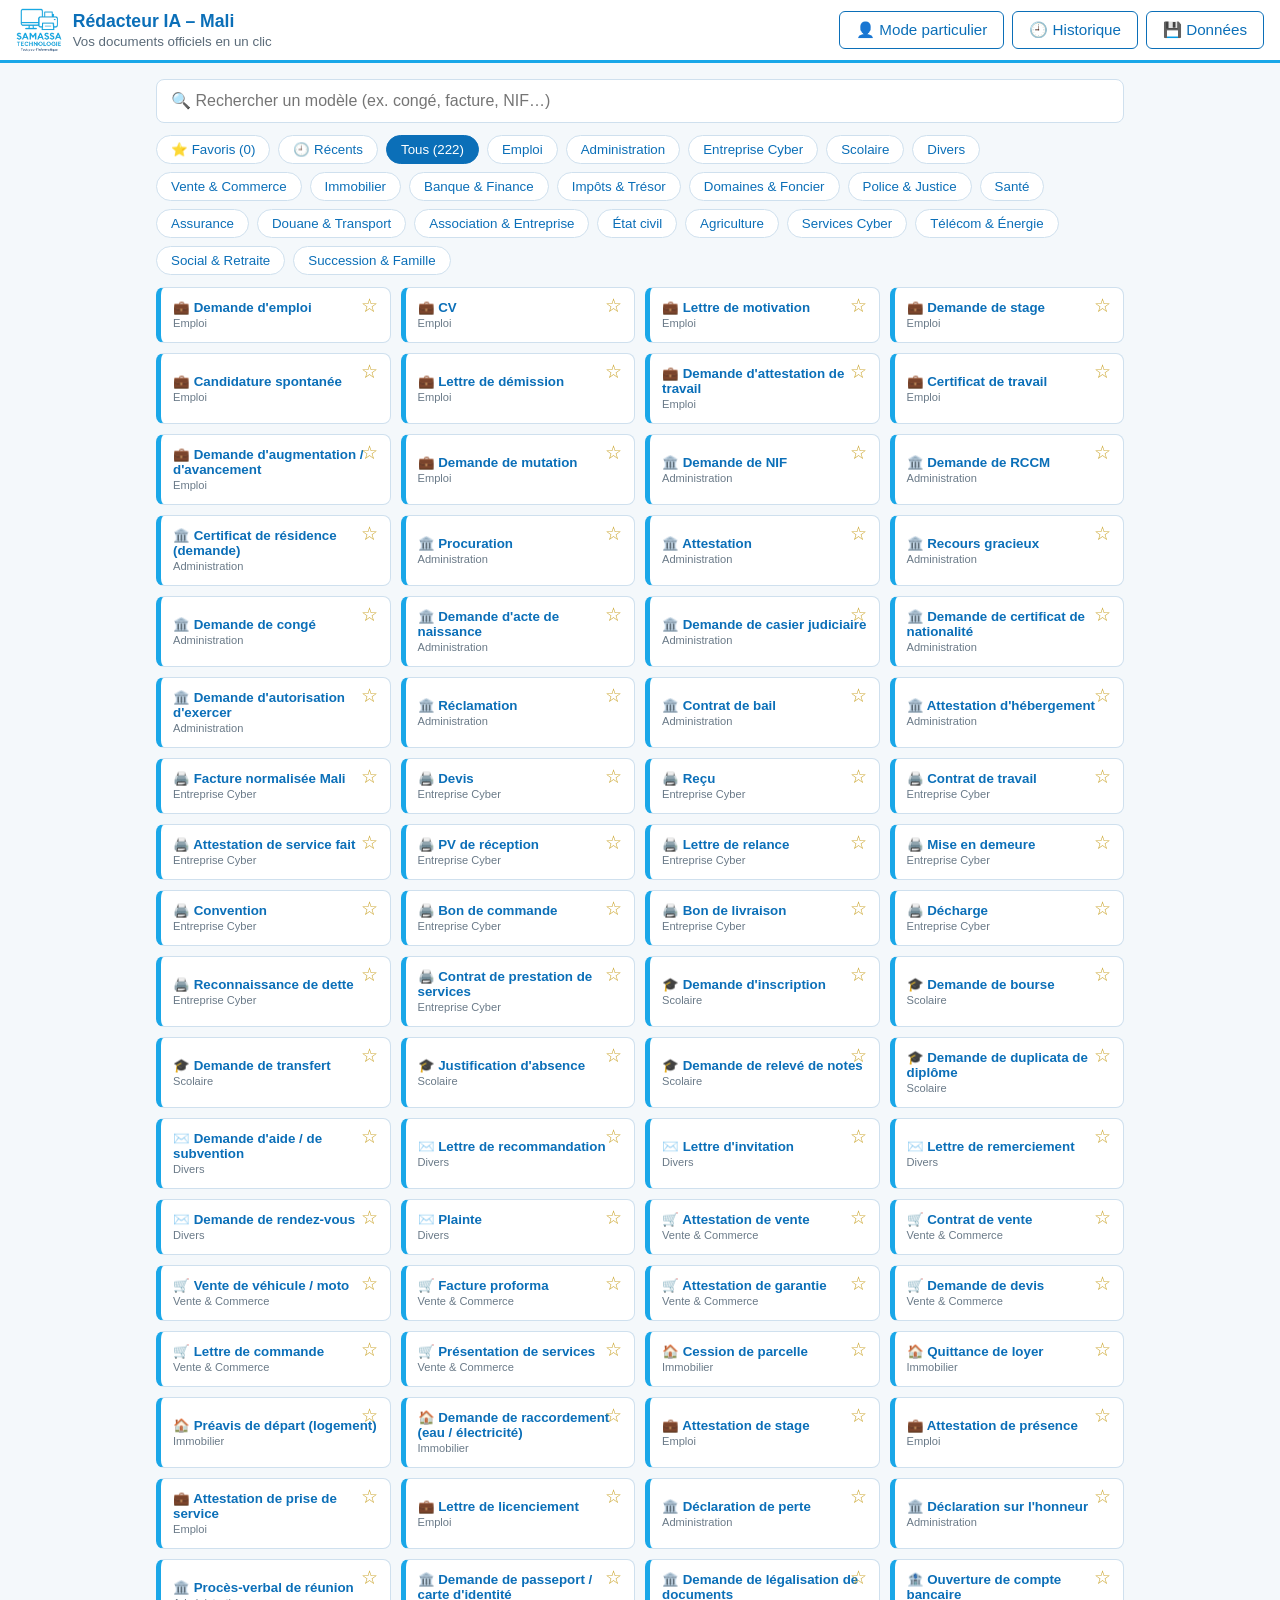
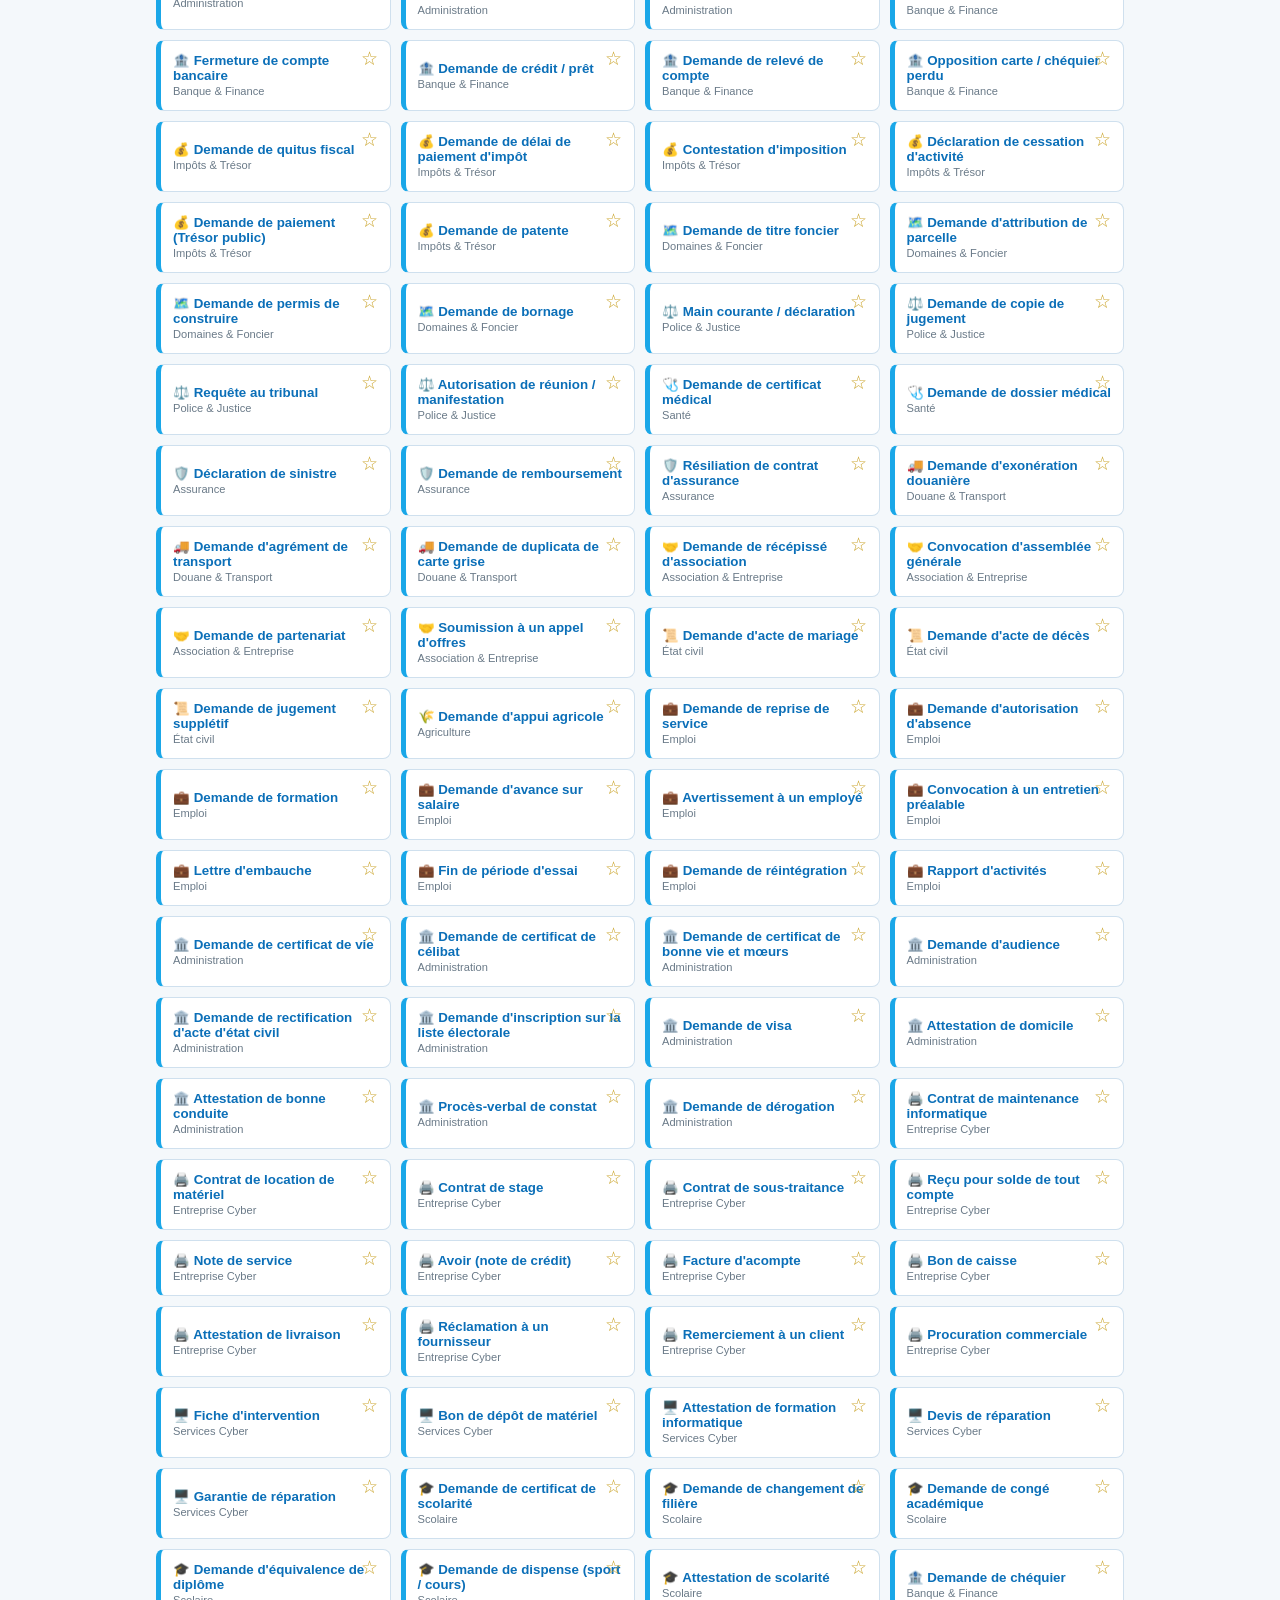
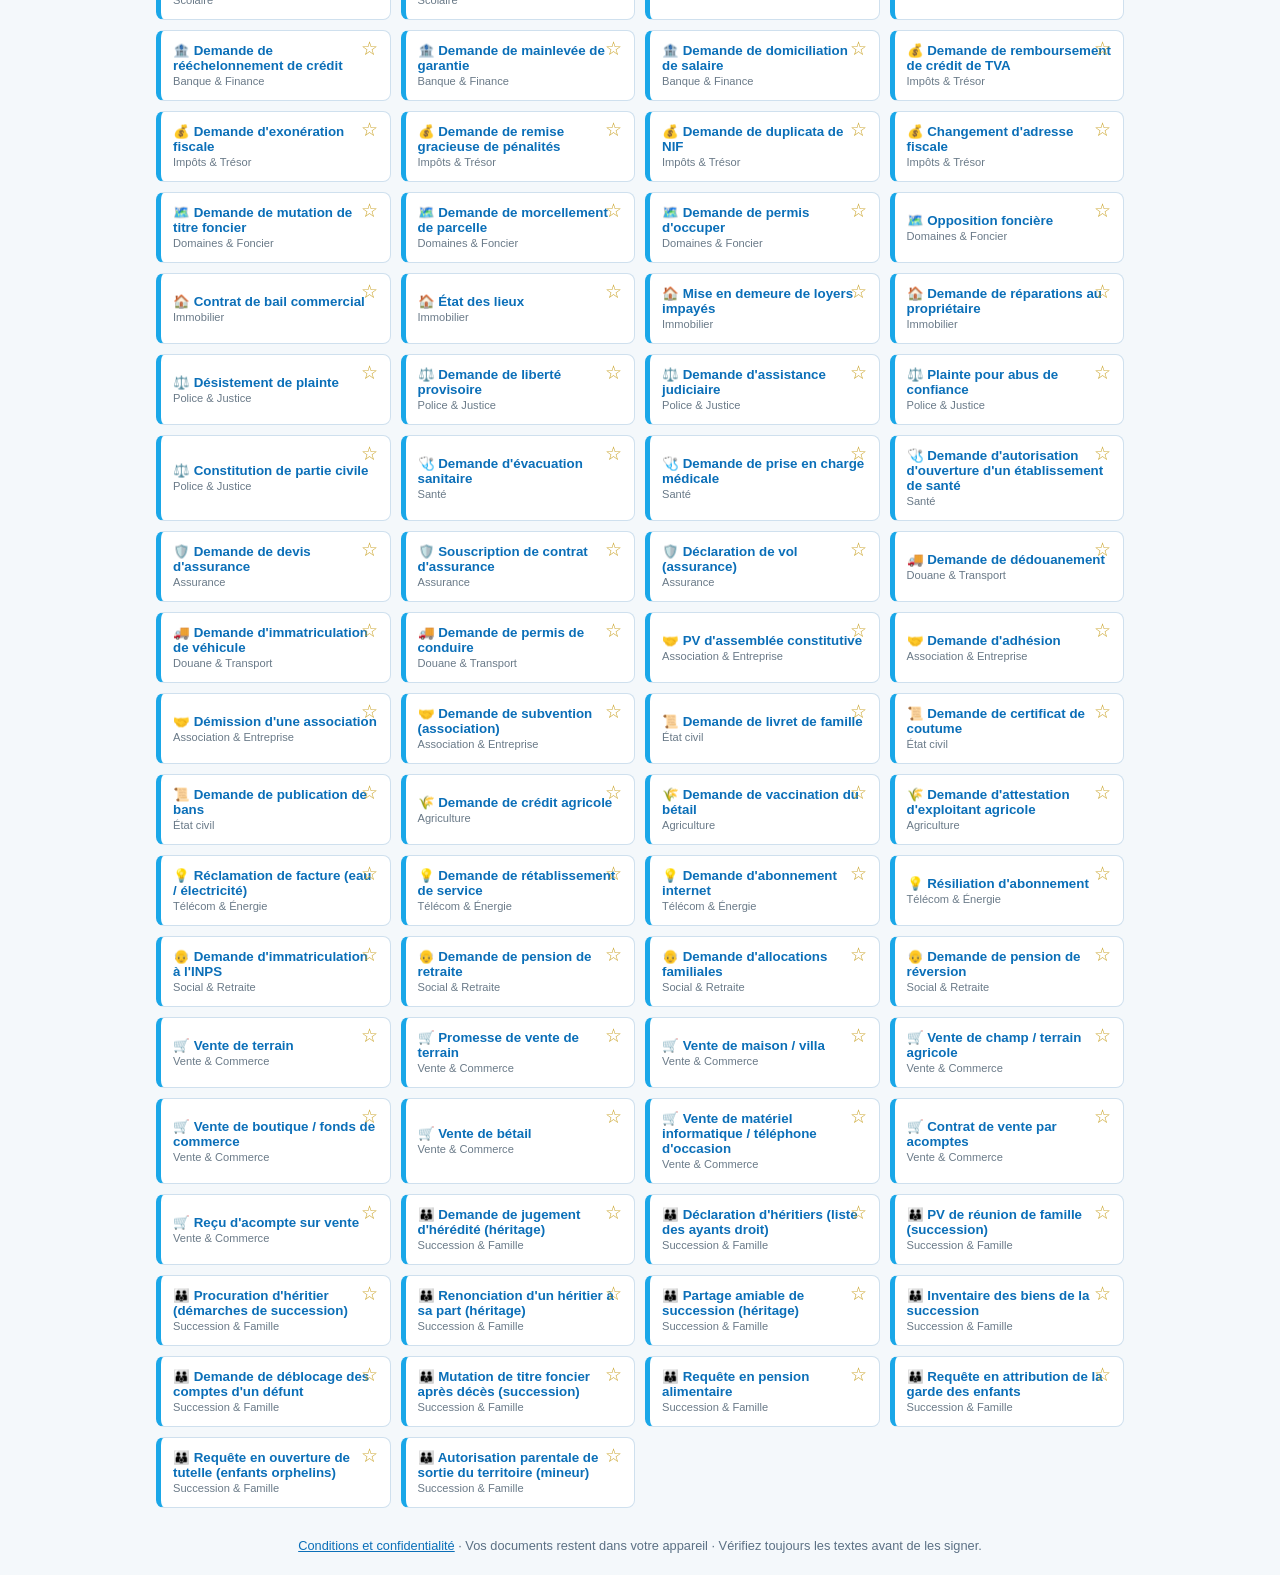
<file: index.html>
<!DOCTYPE html>
<html lang="fr">
<head>
<meta charset="UTF-8">
<meta name="viewport" content="width=device-width, initial-scale=1">
<title>Rédacteur IA - Mali</title>
<link rel="manifest" href="manifest.json">
<meta name="theme-color" content="#0b6fb8">
<meta name="description" content="Rédigez vos documents officiels maliens en un clic : lettres, attestations, contrats, factures, successions. Export Word et impression, fonctionne hors ligne.">
<meta property="og:type" content="website">
<meta property="og:title" content="Rédacteur IA – Mali">
<meta property="og:description" content="Documents officiels maliens en Word : lettres, attestations, contrats, factures, successions.">
<meta property="og:image" content="icon-512.png">
<meta property="og:locale" content="fr_ML">
<link rel="icon" href="icon-192.png">
<link rel="apple-touch-icon" href="icon-192.png">
<link rel="stylesheet" href="style.css">
</head>
<body>

<!-- ===== Barre du haut : MODE CYBER (prix + compteur) ===== -->
<header class="top">
  <div class="brand">
    <img src="logo.png" alt="">
    <div><b>Rédacteur IA – Mali</b><small>Vos documents officiels en un clic</small></div>
  </div>
  <div class="cyber">
    <label class="prix cyber-only">Prix : <input id="prix" type="number" min="0" value="500"> F</label>
    <span class="badge cyber-only">Impressions : <b id="cptImp">0</b></span>
    <span class="badge cyber-only">Estimation : <b id="recette">0</b> F</span>
    <button id="btnReset" class="lien cyber-only" type="button">Remise à zéro</button>
    <button id="btnMode" class="btn sec" type="button"></button>
    <button id="btnParam" class="btn sec cyber-only" type="button">⚙ Paramètres</button>
    <button id="btnInstall" class="btn" type="button" hidden>⬇ Installer</button>
  </div>
</header>

<main>
  <!-- ===== Accueil : recherche + catégories + modèles ===== -->
  <section id="vueAccueil">
    <input id="recherche" type="search" placeholder="🔍 Rechercher un modèle (ex. congé, facture, NIF…)">
    <div id="cats" class="cats"></div>
    <div id="liste" class="grille"></div>
  </section>

  <!-- ===== Formulaire du modèle choisi ===== -->
  <section id="vueForm" hidden>
    <button id="btnRetour" class="btn sec" type="button">← Retour aux modèles</button>
    <h2 id="formTitre"></h2>
    <div id="champs" class="form"></div>
    <div class="options cyber-only">
      <b>Sur le document :</b>
      <label><input type="checkbox" id="optEntete" checked> En-tête (infos du cyber)</label>
      <label><input type="checkbox" id="optLogo" checked> Logo</label>
      <label><input type="checkbox" id="optPied" checked> Pied de page (adresse)</label>
    </div>
    <div class="actions">
      <button id="btnGen" class="btn" type="button">Générer</button>
      <button id="btnWord" class="btn vert" type="button" hidden>⬇ Télécharger Word</button>
      <button id="btnPrint" class="btn sec" type="button" hidden>🖨 Imprimer</button>
    </div>
    <div id="apercu" class="apercu" hidden></div>
  </section>
</main>

<footer class="pied-site">
  <a href="conditions.html">Conditions et confidentialité</a> · Vos documents restent dans votre appareil · Vérifiez toujours les textes avant de les signer.
</footer>

<!-- ===== Paramètres du cyber ===== -->
<dialog id="dlgParam">
  <h3>Paramètres du cyber</h3>
  <p class="aide">Ces informations apparaissent dans l'en-tête et le pied de page de tous les documents.</p>
  <div class="form">
    <label class="champ"><span>Nom du cyber</span><input id="pNom"></label>
    <label class="champ"><span>Slogan</span><input id="pSlogan"></label>
    <label class="champ"><span>Téléphone</span><input id="pTel"></label>
    <label class="champ"><span>Email</span><input id="pEmail"></label>
    <label class="champ large"><span>Adresse</span><input id="pAdresse"></label>
    <label class="champ"><span>Ville (lieu par défaut)</span><input id="pVille"></label>
    <label class="champ"><span>NIF (facultatif)</span><input id="pNif"></label>
    <label class="champ"><span>RCCM (facultatif)</span><input id="pRccm"></label>
    <label class="champ large"><span>Logo (image PNG/JPG)</span><input id="pLogo" type="file" accept="image/*"></label>
  </div>
  <div class="actions">
    <button id="pOk" class="btn" type="button">Enregistrer</button>
    <button id="pLogoReset" class="btn sec" type="button">Logo d'origine</button>
    <button id="pFermer" class="btn sec" type="button">Fermer</button>
  </div>
</dialog>

<!-- Suggestions de désignations pour factures / devis -->
<datalist id="services">
  <option value="Photocopie"><option value="Impression noir et blanc"><option value="Impression couleur">
  <option value="Saisie de document"><option value="Scan de document"><option value="Connexion internet (1 heure)">
  <option value="Plastification"><option value="Reliure"><option value="Installation de logiciel">
  <option value="Maintenance informatique"><option value="Création de CV">
</datalist>

<!-- Aucune bibliothèque externe : tout fonctionne en local, même sans Internet -->
<script src="app.js"></script>
<script src="modeles-ventes.js"></script>
<script src="modeles-succession.js"></script>
<script src="fonctions-plus.js"></script>
<script src="ameliorations.js"></script>
</body>
</html>
</file>
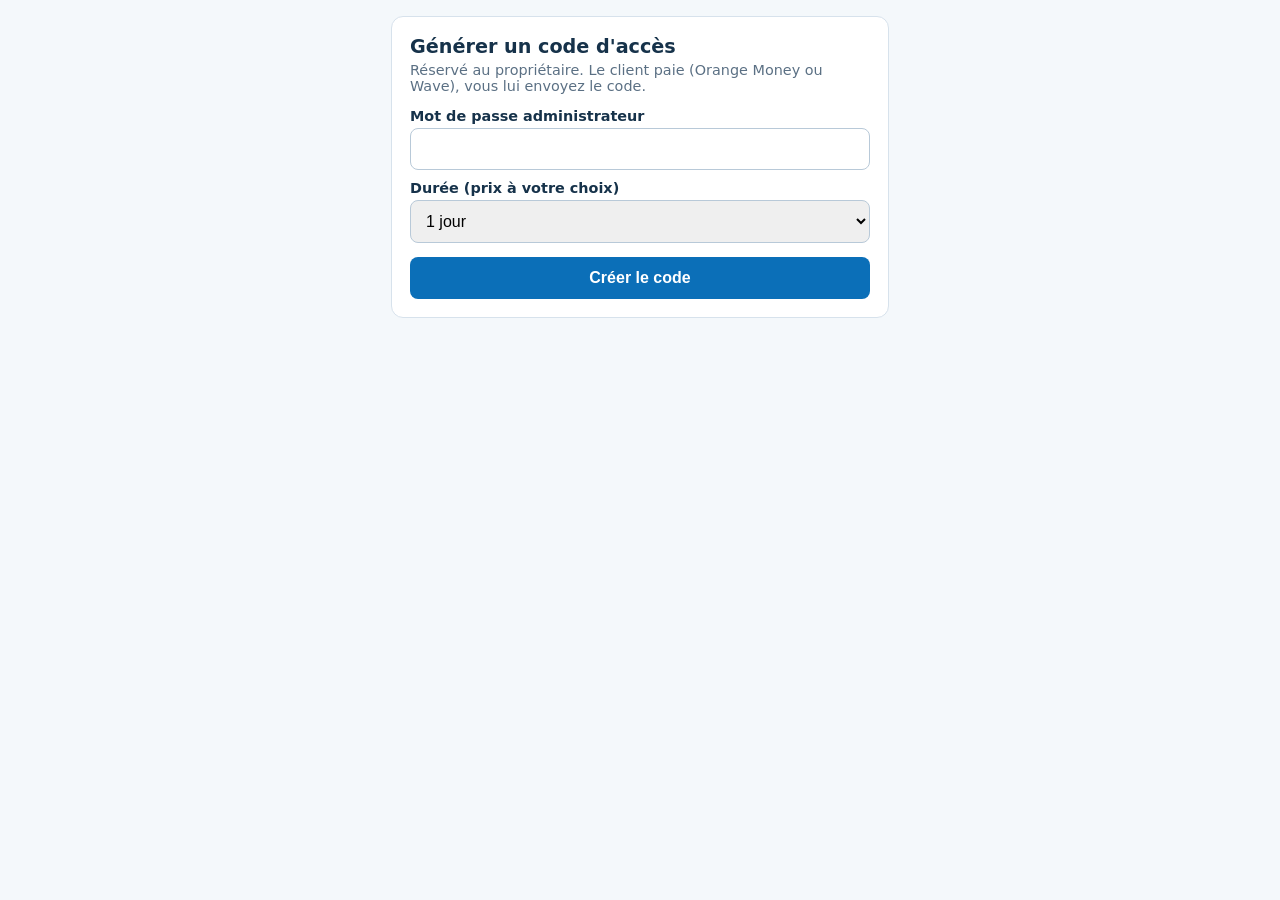
<file: admin-codes.html>
<!DOCTYPE html>
<html lang="fr">
<head>
<meta charset="UTF-8">
<meta name="viewport" content="width=device-width, initial-scale=1">
<meta name="robots" content="noindex,nofollow">
<title>Codes d'accès – Rédacteur IA Mali</title>
<style>
body{font-family:system-ui,sans-serif;background:#f4f8fb;margin:0;padding:16px;color:#16324a}
main{max-width:460px;margin:0 auto;background:#fff;border:1px solid #d7e2ec;border-radius:12px;padding:18px}
h1{font-size:1.2rem;margin:0 0 4px}p.s{color:#5b7084;margin:0 0 14px;font-size:.9rem}
label{display:block;margin:10px 0 4px;font-weight:600;font-size:.9rem}
input,select{width:100%;box-sizing:border-box;padding:11px;border:1px solid #b8c9d8;border-radius:8px;font-size:1rem}
button{width:100%;margin-top:14px;padding:12px;border:0;border-radius:8px;background:#0b6fb8;color:#fff;font-size:1rem;font-weight:600}
button.sec{background:#e7f0f8;color:#0b6fb8;margin-top:8px}
#res{margin-top:16px;padding:14px;border-radius:10px;background:#eaf7ee;border:1px solid #9fd5ae;display:none}
#code{font-size:1.25rem;font-weight:700;letter-spacing:.5px;word-break:break-all;margin:6px 0}
#err{color:#b00020;margin-top:10px;display:none}
</style>
</head>
<body>
<main>
  <h1>Générer un code d'accès</h1>
  <p class="s">Réservé au propriétaire. Le client paie (Orange Money ou Wave), vous lui envoyez le code.</p>
  <label for="mdp">Mot de passe administrateur</label>
  <input id="mdp" type="password" autocomplete="current-password">
  <label for="jours">Durée (prix à votre choix)</label>
  <select id="jours"><option value="1">1 jour</option><option value="7">7 jours</option><option value="30">30 jours</option></select>
  <button id="go" type="button">Créer le code</button>
  <div id="err"></div>
  <div id="res">
    <div>Code valable jusqu'au <b id="exp"></b> :</div>
    <div id="code"></div>
    <button id="copier" class="sec" type="button">Copier le code</button>
    <button id="wa" class="sec" type="button">Envoyer par WhatsApp</button>
  </div>
</main>
<script>
const $ = s => document.querySelector(s);
let courant = '';
$('#go').onclick = async () => {
  $('#err').style.display = 'none'; $('#res').style.display = 'none'; $('#go').disabled = true;
  try {
    const r = await fetch('/api/admin-code', {method: 'POST', headers: {'Content-Type': 'application/json'},
      body: JSON.stringify({motdepasse: $('#mdp').value, jours: +$('#jours').value})});
    const d = await r.json().catch(() => ({}));
    if (!r.ok) throw new Error(d.error || 'Erreur');
    courant = d.code; $('#code').textContent = d.code; $('#exp').textContent = d.expire.split('-').reverse().join('/');
    $('#res').style.display = 'block';
  } catch (e) { $('#err').textContent = e.message; $('#err').style.display = 'block'; }
  $('#go').disabled = false;
};
$('#copier').onclick = async () => { try { await navigator.clipboard.writeText(courant); $('#copier').textContent = 'Copié ✔'; } catch (e) { prompt('Copiez ce code :', courant); } };
$('#wa').onclick = () => window.open('https://wa.me/?text=' + encodeURIComponent('Votre code d\'accès à l\'assistant IA (Rédacteur IA Mali) : ' + courant + '\nValable jusqu\'au ' + $('#exp').textContent + '.\nSite : ' + location.origin), '_blank');
</script>
</body>
</html>
</file>
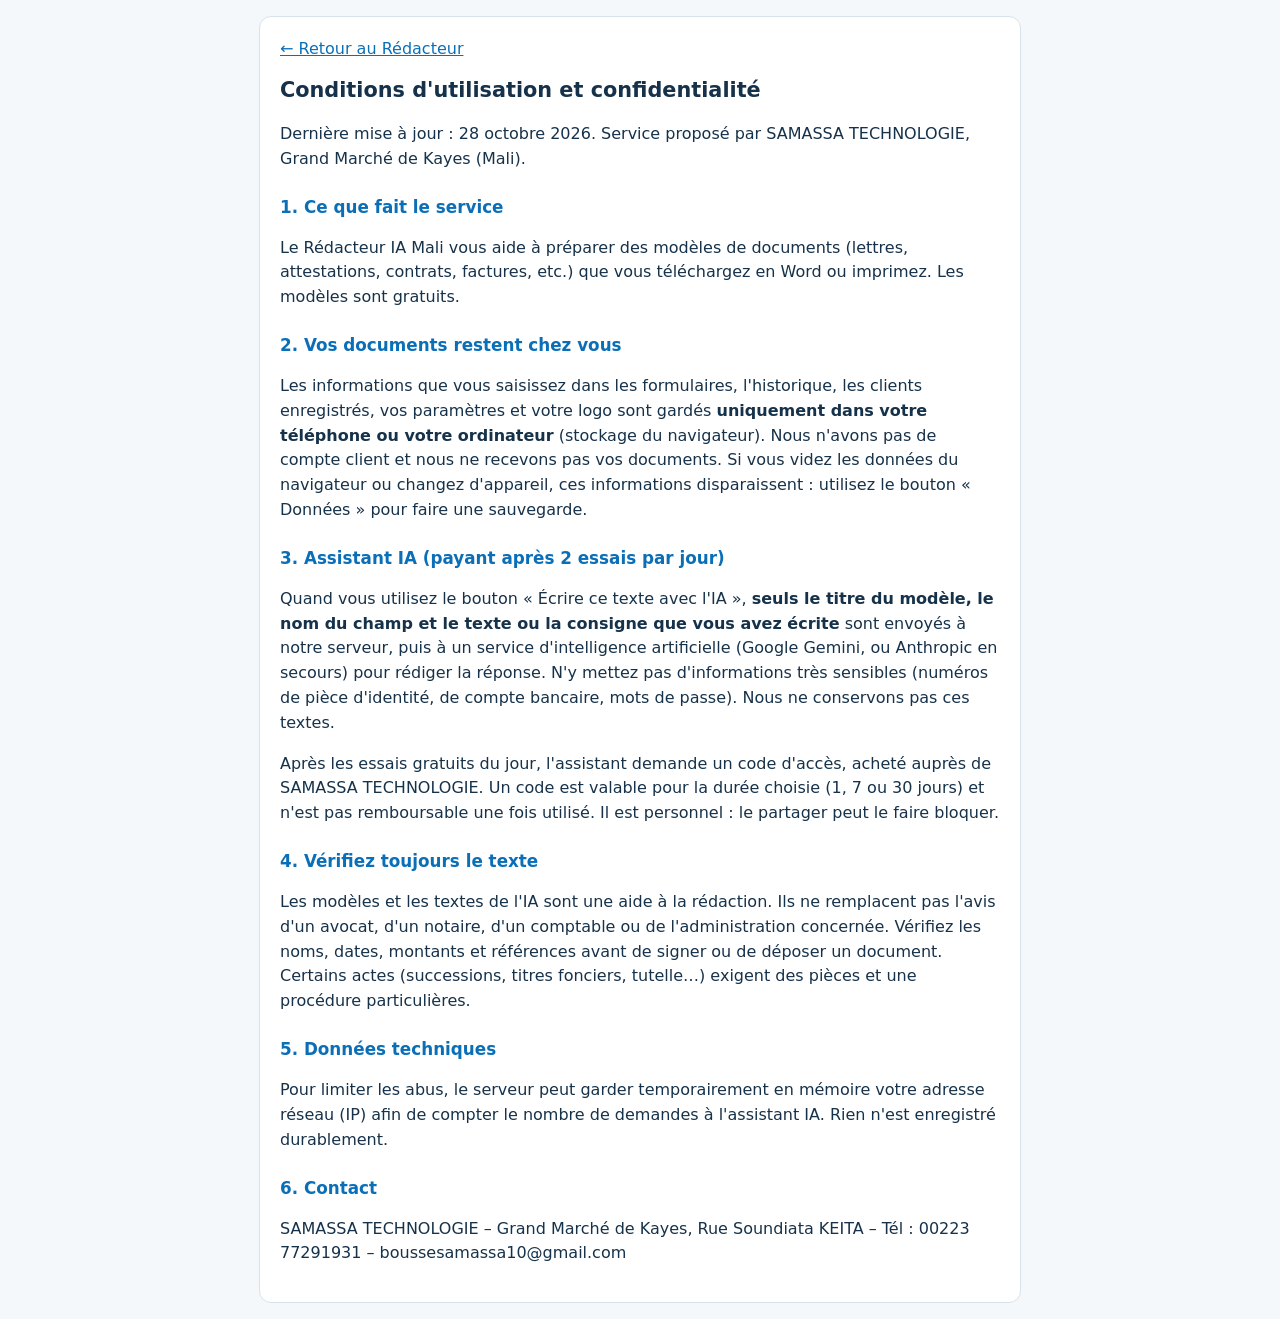
<file: conditions.html>
<!DOCTYPE html>
<html lang="fr">
<head>
<meta charset="UTF-8">
<meta name="viewport" content="width=device-width, initial-scale=1">
<title>Conditions et confidentialité – Rédacteur IA Mali</title>
<meta name="description" content="Conditions d'utilisation et protection des données du Rédacteur IA Mali.">
<link rel="icon" href="icon-192.png">
<style>
body{font-family:system-ui,sans-serif;background:#f4f8fb;color:#16324a;margin:0;padding:16px;line-height:1.55}
main{max-width:720px;margin:0 auto;background:#fff;border:1px solid #d7e2ec;border-radius:12px;padding:20px}
h1{font-size:1.3rem;margin-top:0}h2{font-size:1.05rem;margin:22px 0 6px;color:#0b6fb8}
a{color:#0b6fb8}.retour{display:inline-block;margin-bottom:12px}
</style>
</head>
<body>
<main>
<a class="retour" href="index.html">← Retour au Rédacteur</a>
<h1>Conditions d'utilisation et confidentialité</h1>
<p>Dernière mise à jour : 28 octobre 2026. Service proposé par SAMASSA TECHNOLOGIE, Grand Marché de Kayes (Mali).</p>

<h2>1. Ce que fait le service</h2>
<p>Le Rédacteur IA Mali vous aide à préparer des modèles de documents (lettres, attestations, contrats, factures, etc.) que vous téléchargez en Word ou imprimez. Les modèles sont gratuits.</p>

<h2>2. Vos documents restent chez vous</h2>
<p>Les informations que vous saisissez dans les formulaires, l'historique, les clients enregistrés, vos paramètres et votre logo sont gardés <b>uniquement dans votre téléphone ou votre ordinateur</b> (stockage du navigateur). Nous n'avons pas de compte client et nous ne recevons pas vos documents. Si vous videz les données du navigateur ou changez d'appareil, ces informations disparaissent : utilisez le bouton « Données » pour faire une sauvegarde.</p>

<h2>3. Assistant IA (payant après 2 essais par jour)</h2>
<p>Quand vous utilisez le bouton « Écrire ce texte avec l'IA », <b>seuls le titre du modèle, le nom du champ et le texte ou la consigne que vous avez écrite</b> sont envoyés à notre serveur, puis à un service d'intelligence artificielle (Google Gemini, ou Anthropic en secours) pour rédiger la réponse. N'y mettez pas d'informations très sensibles (numéros de pièce d'identité, de compte bancaire, mots de passe). Nous ne conservons pas ces textes.</p>
<p>Après les essais gratuits du jour, l'assistant demande un code d'accès, acheté auprès de SAMASSA TECHNOLOGIE. Un code est valable pour la durée choisie (1, 7 ou 30 jours) et n'est pas remboursable une fois utilisé. Il est personnel : le partager peut le faire bloquer.</p>

<h2>4. Vérifiez toujours le texte</h2>
<p>Les modèles et les textes de l'IA sont une aide à la rédaction. Ils ne remplacent pas l'avis d'un avocat, d'un notaire, d'un comptable ou de l'administration concernée. Vérifiez les noms, dates, montants et références avant de signer ou de déposer un document. Certains actes (successions, titres fonciers, tutelle…) exigent des pièces et une procédure particulières.</p>

<h2>5. Données techniques</h2>
<p>Pour limiter les abus, le serveur peut garder temporairement en mémoire votre adresse réseau (IP) afin de compter le nombre de demandes à l'assistant IA. Rien n'est enregistré durablement.</p>

<h2>6. Contact</h2>
<p>SAMASSA TECHNOLOGIE – Grand Marché de Kayes, Rue Soundiata KEITA – Tél : 00223 77291931 – boussesamassa10@gmail.com</p>
</main>
</body>
</html>
</file>
<file: style.css>
/* ===== Rédacteur IA – Mali : style bureautique bleu / blanc ===== */
:root{--b:#0b6fb8;--b2:#1aa7e8;--clair:#eaf4fb;--bord:#cfe0ee;--txt:#1b2a38;--vert:#1a8f4c}
*{box-sizing:border-box}
body{margin:0;font-family:"Segoe UI",Arial,sans-serif;background:#f4f8fb;color:var(--txt)}
[hidden]{display:none!important}

/* --- Barre du haut --- */
.top{background:#fff;border-bottom:3px solid var(--b2);padding:8px 16px;display:flex;flex-wrap:wrap;gap:10px;align-items:center;justify-content:space-between;position:sticky;top:0;z-index:5}
.brand{display:flex;align-items:center;gap:10px}
.brand img{height:44px}
.brand b{display:block;color:var(--b);font-size:1.1rem}
.brand small{color:#5b6b79}
.cyber{display:flex;flex-wrap:wrap;gap:8px;align-items:center}
.prix input{width:80px;padding:6px;border:1px solid var(--bord);border-radius:6px;font-weight:700}
.badge{background:var(--clair);color:var(--b);padding:6px 10px;border-radius:20px;font-size:.9rem}

/* --- Boutons --- */
.btn{background:var(--b);color:#fff;border:0;border-radius:6px;padding:9px 16px;font-size:.95rem;cursor:pointer}
.btn:hover{background:#095a97}
.btn.sec{background:#fff;color:var(--b);border:1px solid var(--b)}
.btn.vert{background:var(--vert)}
.lien{background:none;border:0;color:#7a8a98;text-decoration:underline;cursor:pointer;font-size:.8rem}

main{max-width:1000px;margin:0 auto;padding:16px}
#recherche{width:100%;padding:12px 14px;border:1px solid var(--bord);border-radius:8px;font-size:1rem}
.cats{display:flex;flex-wrap:wrap;gap:8px;margin:12px 0}
.cats button{border:1px solid var(--bord);background:#fff;color:var(--b);padding:6px 14px;border-radius:20px;cursor:pointer}
.cats button.on{background:var(--b);color:#fff;border-color:var(--b)}
.grille{display:grid;grid-template-columns:repeat(auto-fill,minmax(230px,1fr));gap:10px}
.carte{background:#fff;border:1px solid var(--bord);border-left:5px solid var(--b2);border-radius:8px;padding:12px;cursor:pointer;text-align:left}
.carte:hover{box-shadow:0 2px 8px rgba(11,111,184,.2)}
.carte b{display:block;color:var(--b)}
.carte small{color:#6a7a88}

/* --- Formulaire --- */
h2{color:var(--b)}
.form{display:grid;grid-template-columns:repeat(auto-fit,minmax(260px,1fr));gap:12px;background:#fff;border:1px solid var(--bord);border-radius:8px;padding:14px;margin:12px 0}
.champ{display:flex;flex-direction:column;gap:4px;font-size:.9rem}
.champ.large{grid-column:1/-1}
.champ em{color:#9aa8b4;font-style:normal;font-size:.75rem}
input,textarea,select{padding:8px;border:1px solid var(--bord);border-radius:6px;font:inherit;width:100%}
input:focus,textarea:focus,select:focus{outline:2px solid var(--b2)}
.lignes{grid-column:1/-1}
.ligne{display:grid;grid-template-columns:3fr 1fr 1.4fr auto;gap:6px;margin-bottom:6px}
.ligne.np{grid-template-columns:3fr 1fr auto}
.ligne .x{background:#fff;border:1px solid #e0b4b4;color:#b33;border-radius:6px;cursor:pointer}
.actions{display:flex;flex-wrap:wrap;gap:10px;margin:12px 0}

.options{display:flex;flex-wrap:wrap;gap:6px 18px;align-items:center;background:var(--clair);border:1px solid var(--bord);border-radius:8px;padding:10px 14px;margin:12px 0}
.options label{display:flex;align-items:center;gap:6px;cursor:pointer}
.options input{width:auto}

/* --- Aperçu du document (page A4 simulée) --- */
.apercu{background:#fff;max-width:21cm;margin:16px auto;padding:1.6cm;box-shadow:0 2px 12px rgba(0,0,0,.18);font-family:"Times New Roman",serif;font-size:12pt;line-height:1.15}
.apercu p{margin:0}
.apercu table{width:100%;border-collapse:collapse}
.apercu td{vertical-align:top;padding:3pt 4pt}
.ent{display:flex;gap:12px;align-items:center;border-bottom:2px solid var(--b2);padding-bottom:6px;margin-bottom:14pt}
.ent img{height:55px}
.ent b{display:block;color:var(--b);font-size:15pt}
.ent i{display:block;font-size:10pt}
.ent small{font-size:9pt}
.pied{border-top:1px solid var(--b2);margin-top:30pt;padding-top:4pt;text-align:center;font-size:9pt}

dialog{border:0;border-radius:10px;max-width:640px;width:94%;box-shadow:0 8px 30px rgba(0,0,0,.35)}
dialog::backdrop{background:rgba(0,0,0,.4)}
.aide{color:#6a7a88;font-size:.85rem}

@media(max-width:560px){.apercu{padding:.8cm;font-size:11pt}.ligne{grid-template-columns:1fr 1fr}}

/* --- Téléphone : barre du haut compacte, catégories sur une ligne, boutons d'action toujours visibles --- */
@media(max-width:700px){
  .top{position:static;padding:6px 10px;gap:6px}
  .brand img{height:34px}
  .brand small{font-size:.75rem}
  .cyber{gap:5px}
  .cyber .btn{padding:6px 9px;font-size:.82rem}
  .badge{padding:4px 8px;font-size:.8rem}
  .prix input{width:64px;padding:4px}
  main{padding:10px}
  .cats{flex-wrap:nowrap;overflow-x:auto;padding-bottom:4px;-webkit-overflow-scrolling:touch;scrollbar-width:thin}
  .cats button{flex:0 0 auto;white-space:nowrap}
  #vueForm>.actions{position:sticky;bottom:0;z-index:4;background:#f4f8fb;margin:0 -10px;padding:8px 10px;box-shadow:0 -2px 8px rgba(0,0,0,.12)}
  #vueForm>.actions .btn{flex:1 1 auto}
}

/* --- Impression : seul le document est imprimé --- */
@media print{
  body *{visibility:hidden}
  #apercu,#apercu *{visibility:visible}
  #apercu{position:absolute;left:0;top:0;width:100%;max-width:none;margin:0;padding:0;box-shadow:none}
  @page{size:A4;margin:2.5cm}
}

/* Mode particulier : on masque ce qui ne sert qu'au cyber */
body.public .cyber-only, body.public #btnBilan{display:none!important}
.pied-site{text-align:center;font-size:.8rem;color:#5b7084;padding:14px 12px 22px}.pied-site a{color:#0b6fb8}
@media print{.pied-site{display:none}}
</file>
